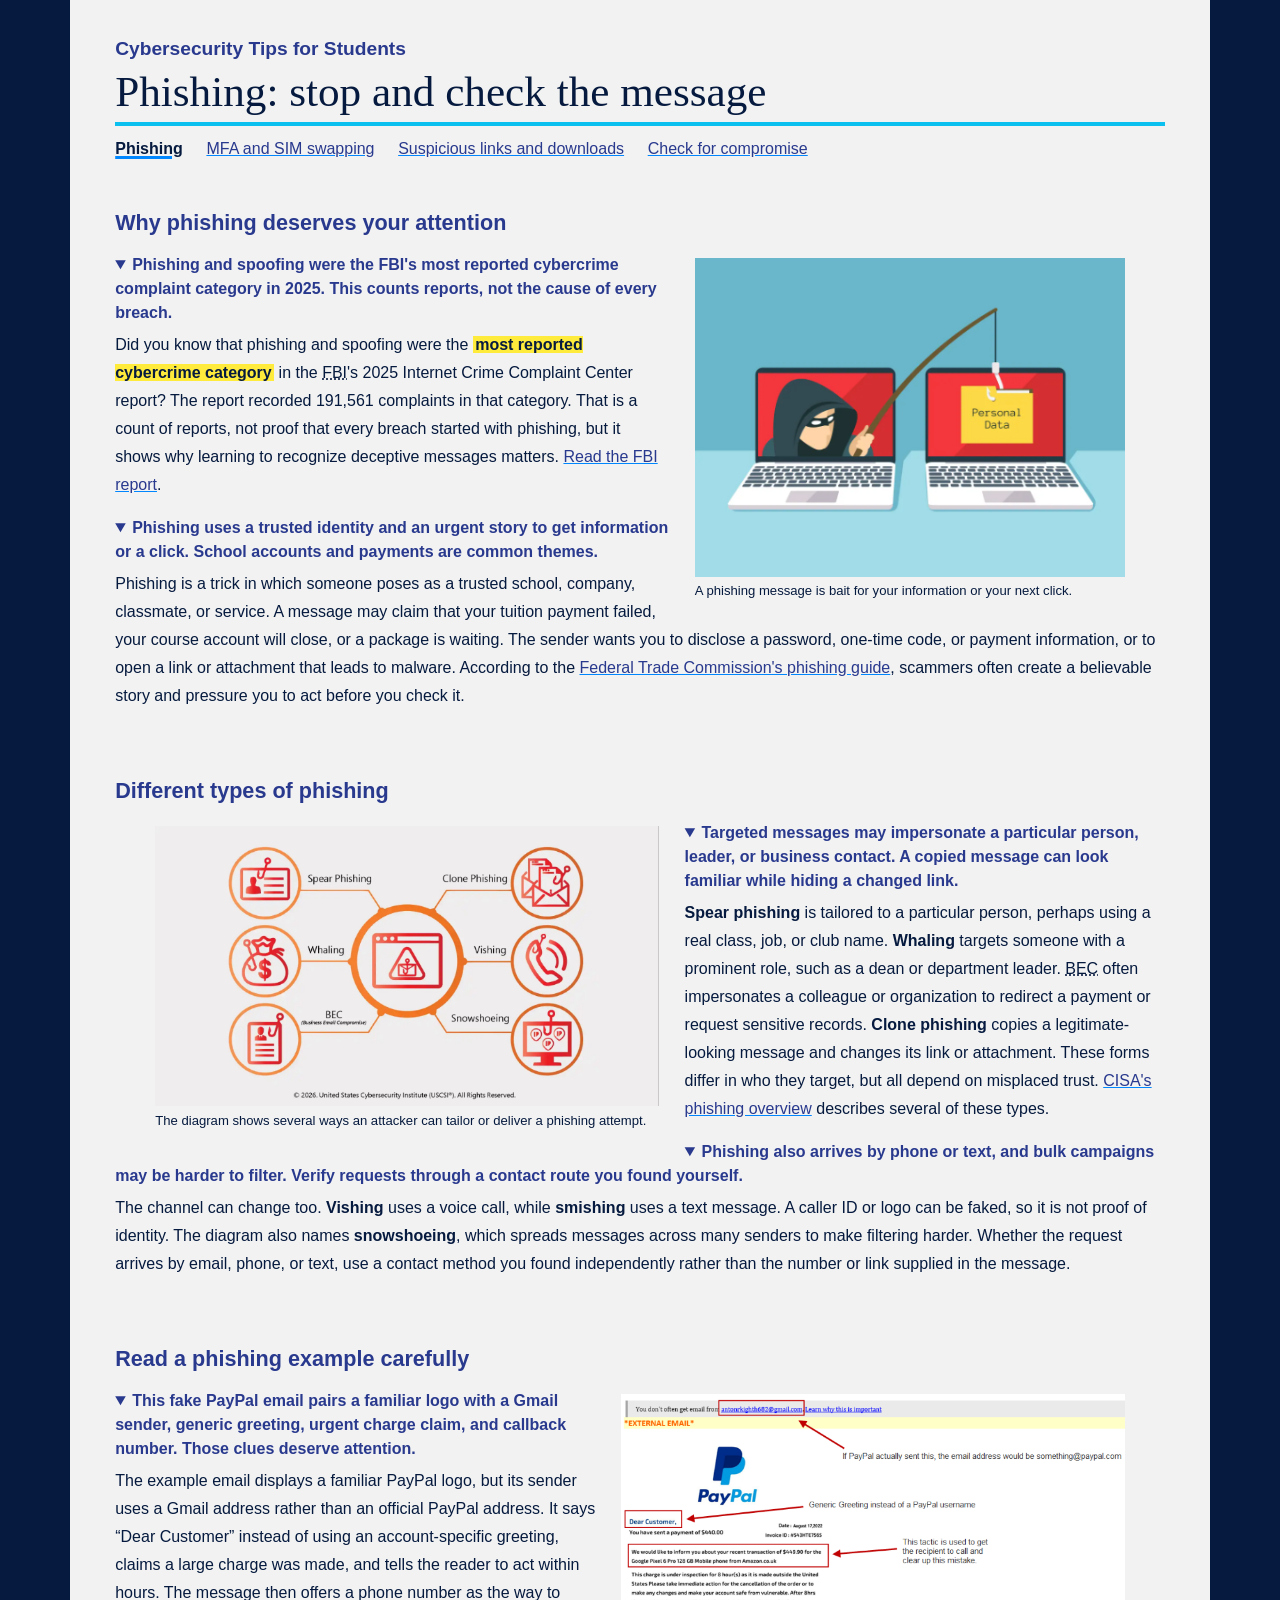
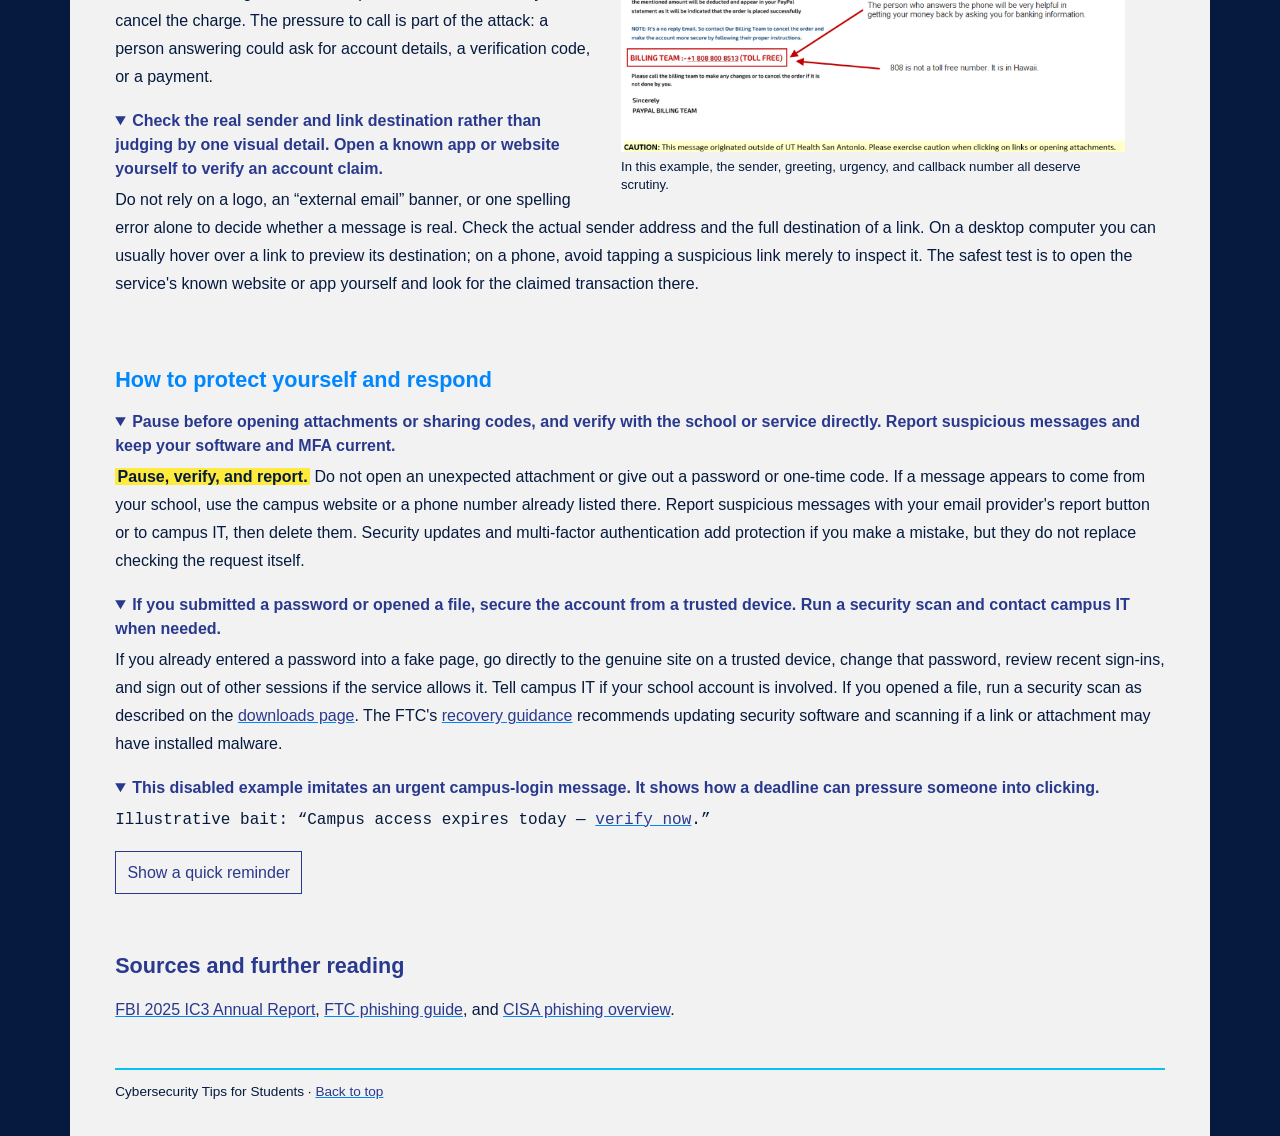
<file: index.html>
<!DOCTYPE html>
<html lang="en">
  <head>
    <meta charset="UTF-8">
    <meta name="viewport" content="width=device-width, initial-scale=1.0">
    <meta name="description" content="A student guide to phishing, its common forms, warning signs, and safe responses.">
    <title>Phishing | Cybersecurity Tips for Students</title>
    <link rel="stylesheet" href="css/styles.css">
  </head>
  <body>
    <header role="banner" id="top">
      <h1>Cybersecurity Tips for Students</h1>
      <h2>Phishing: stop and check the message</h2>
      <nav role="navigation" aria-label="Main navigation">
        <ul>
          <li><a href="index.html" aria-current="page">Phishing</a></li>
          <li><a href="mfa-sim-swapping.html">MFA and SIM swapping</a></li>
          <li><a href="suspicious-downloads.html">Suspicious links and downloads</a></li>
          <li><a href="compromise-check.html">Check for compromise</a></li>
        </ul>
      </nav>
    </header>
<!-- 
  3 unique Elements
  - <summary>  https://developer.mozilla.org/en-US/docs/Web/HTML/Reference/Elements/summary
  - <mark>     https://developer.mozilla.org/en-US/docs/Web/HTML/Reference/Elements/mark
  - <acronym>  https://developer.mozilla.org/en-US/docs/Web/HTML/Reference/Elements/acronym
  3 unique Attributes
  - popover    https://developer.mozilla.org/en-US/docs/Web/HTML/Reference/Global_attributes/popover
  - inert      https://developer.mozilla.org/en-US/docs/Web/HTML/Reference/Global_attributes/inert
  - data-*     https://developer.mozilla.org/en-US/docs/Web/HTML/Reference/Global_attributes/data-*
-->


    <main role="main">
      <article role="article">


        <!-- data-* attributes store custom information in HTML.
     They can be used by CSS for styling, JavaScript for behavior,
     filtering or sorting content, and identifying different types of elements. 
       
      The "data-" part tells the browser that this is custom data, and the word after it
     describes what kind of information is being stored.

     - data- means this is a custom data attribute
     - topic is the custom name we chose
     - introduction is the value stored in that attribute
     
      The data-topic attribute stores custom information about this section.
     Here, it identifies this section as the "introduction" topic.
     JavaScript or CSS can use this value to find or work with the section. -->

        <section data-topic="introduction">
          <h3>Why phishing deserves your attention</h3>
          <figure class="flow-right">
            <img src="images/phishing.png" alt="Illustration of a criminal using a fishing hook to reach personal data on a laptop">
            <figcaption>A phishing message is bait for your information or your next click.</figcaption>
          </figure>
      
        
          <!-- Each details element contains one paragraph. Its summary must come first and gives a
               one or two sentence preview. Users can select the summary to collapse or expand it  -->
          <details open class="paragraph-detail">
            <summary>Phishing and spoofing were the FBI's most reported cybercrime complaint category in 2025. This counts reports, not the cause of every breach.</summary>
            <p>Did you know that phishing and spoofing were the 

               <!-- mark identifies text relevant enough to highlight in context. CSS paints it yellow -->
              <strong><mark>most reported cybercrime category</mark></strong> 

              <!-- acronym clearly indicate a sequence of characters that compose an acronym 
               An altnerative to acronym is <abbr> -->
              in the <acronym title="Federal Bureau of Investigation">FBI</acronym>'s 2025 Internet Crime Complaint Center report? The report recorded 191,561 complaints in that category. That is a count of reports, not proof that every breach started with phishing, but it shows why learning to recognize deceptive messages matters. <a href="https://www.ic3.gov/AnnualReport/Reports/2025_IC3Report.pdf">Read the FBI report</a>.</p>
          </details>
          <details open class="paragraph-detail">
            <summary>Phishing uses a trusted identity and an urgent story to get information or a click. School accounts and payments are common themes.</summary>
            <p>Phishing is a trick in which someone poses as a trusted school, company, classmate, or service. A message may claim that your tuition payment failed, your course account will close, or a package is waiting. The sender wants you to disclose a password, one-time code, or payment information, or to open a link or attachment that leads to malware. According to the <a href="https://consumer.ftc.gov/articles/how-recognize-avoid-phishing-scams">Federal Trade Commission's phishing guide</a>, scammers often create a believable story and pressure you to act before you check it.</p>
          </details>
        </section>

        <section data-topic="types">
          <h3>Different types of phishing</h3>
          <figure class="flow-left diagram">
            <img src="images/types of phishing.png" alt="Diagram naming spear phishing, whaling, business email compromise, clone phishing, vishing, and snowshoeing">
            <figcaption>The diagram shows several ways an attacker can tailor or deliver a phishing attempt.</figcaption>
          </figure>
          <details open class="paragraph-detail">
            <summary>Targeted messages may impersonate a particular person, leader, or business contact. A copied message can look familiar while hiding a changed link.</summary>
            <p><strong>Spear phishing</strong> is tailored to a particular person, perhaps using a real class, job, or club name. <strong>Whaling</strong> targets someone with a prominent role, such as a dean or department leader. <acronym title="Business Email Compromise">BEC</acronym> often impersonates a colleague or organization to redirect a payment or request sensitive records. <strong>Clone phishing</strong> copies a legitimate-looking message and changes its link or attachment. These forms differ in who they target, but all depend on misplaced trust. <a href="https://www.cisa.gov/sites/default/files/2024-02/Update%20to%20Phishing%20General%20Security%20Postcard_01.01.2024.pdf">CISA's phishing overview</a> describes several of these types.</p>
          </details>
          <details open class="paragraph-detail">
            <summary>Phishing also arrives by phone or text, and bulk campaigns may be harder to filter. Verify requests through a contact route you found yourself.</summary>
            <p>The channel can change too. <strong>Vishing</strong> uses a voice call, while <strong>smishing</strong> uses a text message. A caller ID or logo can be faked, so it is not proof of identity. The diagram also names <strong>snowshoeing</strong>, which spreads messages across many senders to make filtering harder. Whether the request arrives by email, phone, or text, use a contact method you found independently rather than the number or link supplied in the message.</p>
          </details>
        </section>

        <section data-topic="example">
          <h3>Read a phishing example carefully</h3>
          <figure class="flow-right diagram">
            <img src="images/phishing example.png" alt="Annotated fake PayPal email with a Gmail sender, generic greeting, urgent charge claim, and phone number">
            <figcaption>In this example, the sender, greeting, urgency, and callback number all deserve scrutiny.</figcaption>
          </figure>
          <details open class="paragraph-detail">
            <summary>This fake PayPal email pairs a familiar logo with a Gmail sender, generic greeting, urgent charge claim, and callback number. Those clues deserve attention.</summary>
            <p>The example email displays a familiar PayPal logo, but its sender uses a Gmail address rather than an official PayPal address. It says “Dear Customer” instead of using an account-specific greeting, claims a large charge was made, and tells the reader to act within hours. The message then offers a phone number as the way to cancel the charge. The pressure to call is part of the attack: a person answering could ask for account details, a verification code, or a payment.</p>
          </details>
          <details open class="paragraph-detail">
            <summary>Check the real sender and link destination rather than judging by one visual detail. Open a known app or website yourself to verify an account claim.</summary>
            <p>Do not rely on a logo, an “external email” banner, or one spelling error alone to decide whether a message is real. Check the actual sender address and the full destination of a link. On a desktop computer you can usually hover over a link to preview its destination; on a phone, avoid tapping a suspicious link merely to inspect it. The safest test is to open the service's known website or app yourself and look for the claimed transaction there.</p>
          </details>
        </section>

        <!-- data-topic="action" is unique because 
         CSS uses it to apply a specific color only to this action section's h3 heading. -->
        <section data-topic="action">
          <h3>How to protect yourself and respond</h3>
          <details open class="paragraph-detail">
            <summary>Pause before opening attachments or sharing codes, and verify with the school or service directly. Report suspicious messages and keep your software and MFA current.</summary>
            <p><strong><mark>Pause, verify, and report.</mark></strong> Do not open an unexpected attachment or give out a password or one-time code. If a message appears to come from your school, use the campus website or a phone number already listed there. Report suspicious messages with your email provider's report button or to campus IT, then delete them. Security updates and multi-factor authentication add protection if you make a mistake, but they do not replace checking the request itself.</p>
          </details>
          <details open class="paragraph-detail">
            <summary>If you submitted a password or opened a file, secure the account from a trusted device. Run a security scan and contact campus IT when needed.</summary>
            <p>If you already entered a password into a fake page, go directly to the genuine site on a trusted device, change that password, review recent sign-ins, and sign out of other sessions if the service allows it. Tell campus IT if your school account is involved. If you opened a file, run a security scan as described on the <a href="suspicious-downloads.html">downloads page</a>. The FTC's <a href="https://consumer.ftc.gov/articles/how-recognize-avoid-phishing-scams">recovery guidance</a> recommends updating security software and scanning if a link or attachment may have installed malware.</p>
          </details>
          <details open class="paragraph-detail">
            <summary>This disabled example imitates an urgent campus-login message. It shows how a deadline can pressure someone into clicking.</summary>
            <p class="example-line">Illustrative bait: “Campus access expires today —
            <!-- inert makes this illustrative link and its descendants non-interactive: it cannot
                 be clicked -->
            <span inert><a href="https://example.com">verify now</a></span>.”
          </p>
          </details>
          
          <!-- The button opens the popover whose id is "phishing-reminder".
          The popover attribute makes the div hidden until it is opened,
          allowing a temporary message to appear  -->
          <button type="button" popovertarget="phishing-reminder">Show a quick reminder</button>
          <div id="phishing-reminder" popover>
            <div class="popover-text">When a message feels urgent, slow down and check the request before clicking, replying, or sharing information</div>
          </div>
        </section>

        <section data-topic="sources" class="sources">
          <h3>Sources and further reading</h3>
          <p><a href="https://www.ic3.gov/AnnualReport/Reports/2025_IC3Report.pdf">FBI 2025 IC3 Annual Report</a>, <a href="https://consumer.ftc.gov/articles/how-recognize-avoid-phishing-scams">FTC phishing guide</a>, and <a href="https://www.cisa.gov/sites/default/files/2024-02/Update%20to%20Phishing%20General%20Security%20Postcard_01.01.2024.pdf">CISA phishing overview</a>.</p>
        </section>
      </article>
    </main>

    <footer role="contentinfo"><p>Cybersecurity Tips for Students · <a href="#top">Back to top</a></p></footer>
  </body>
</html>
</file>
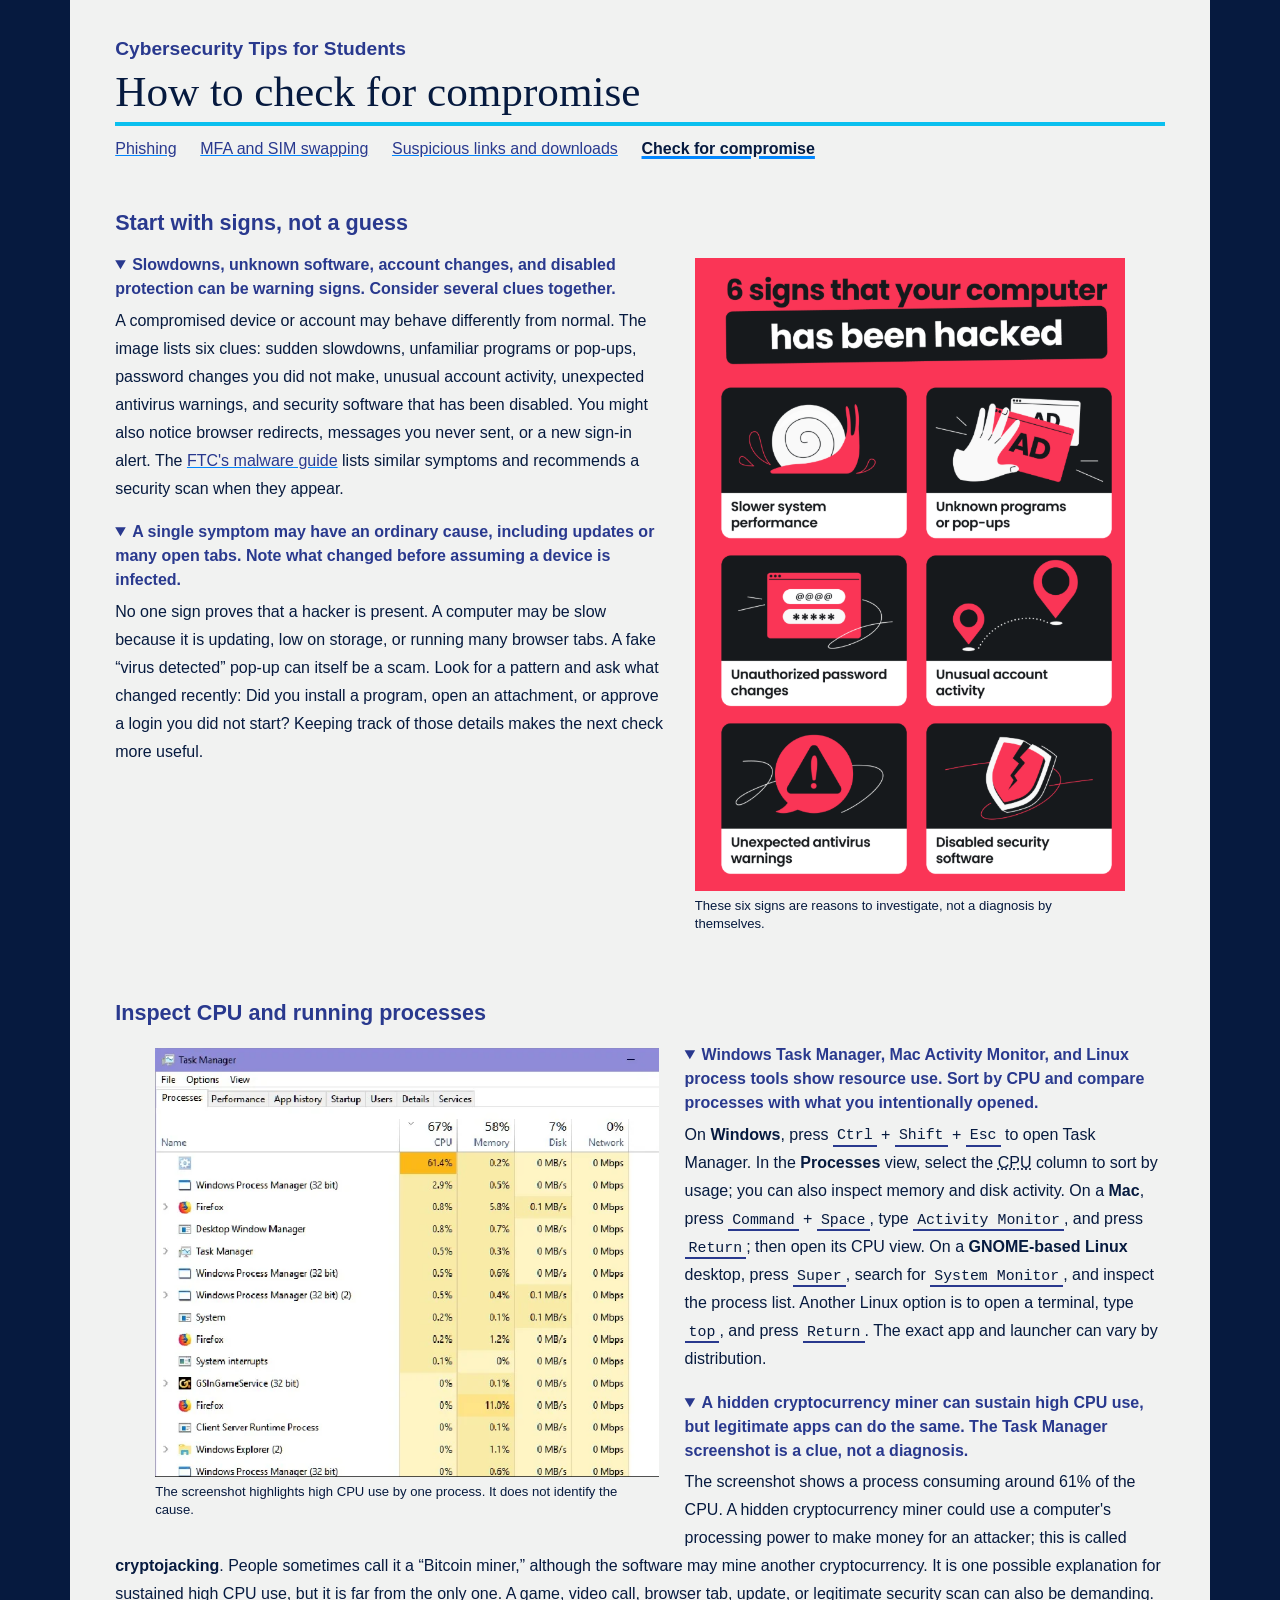
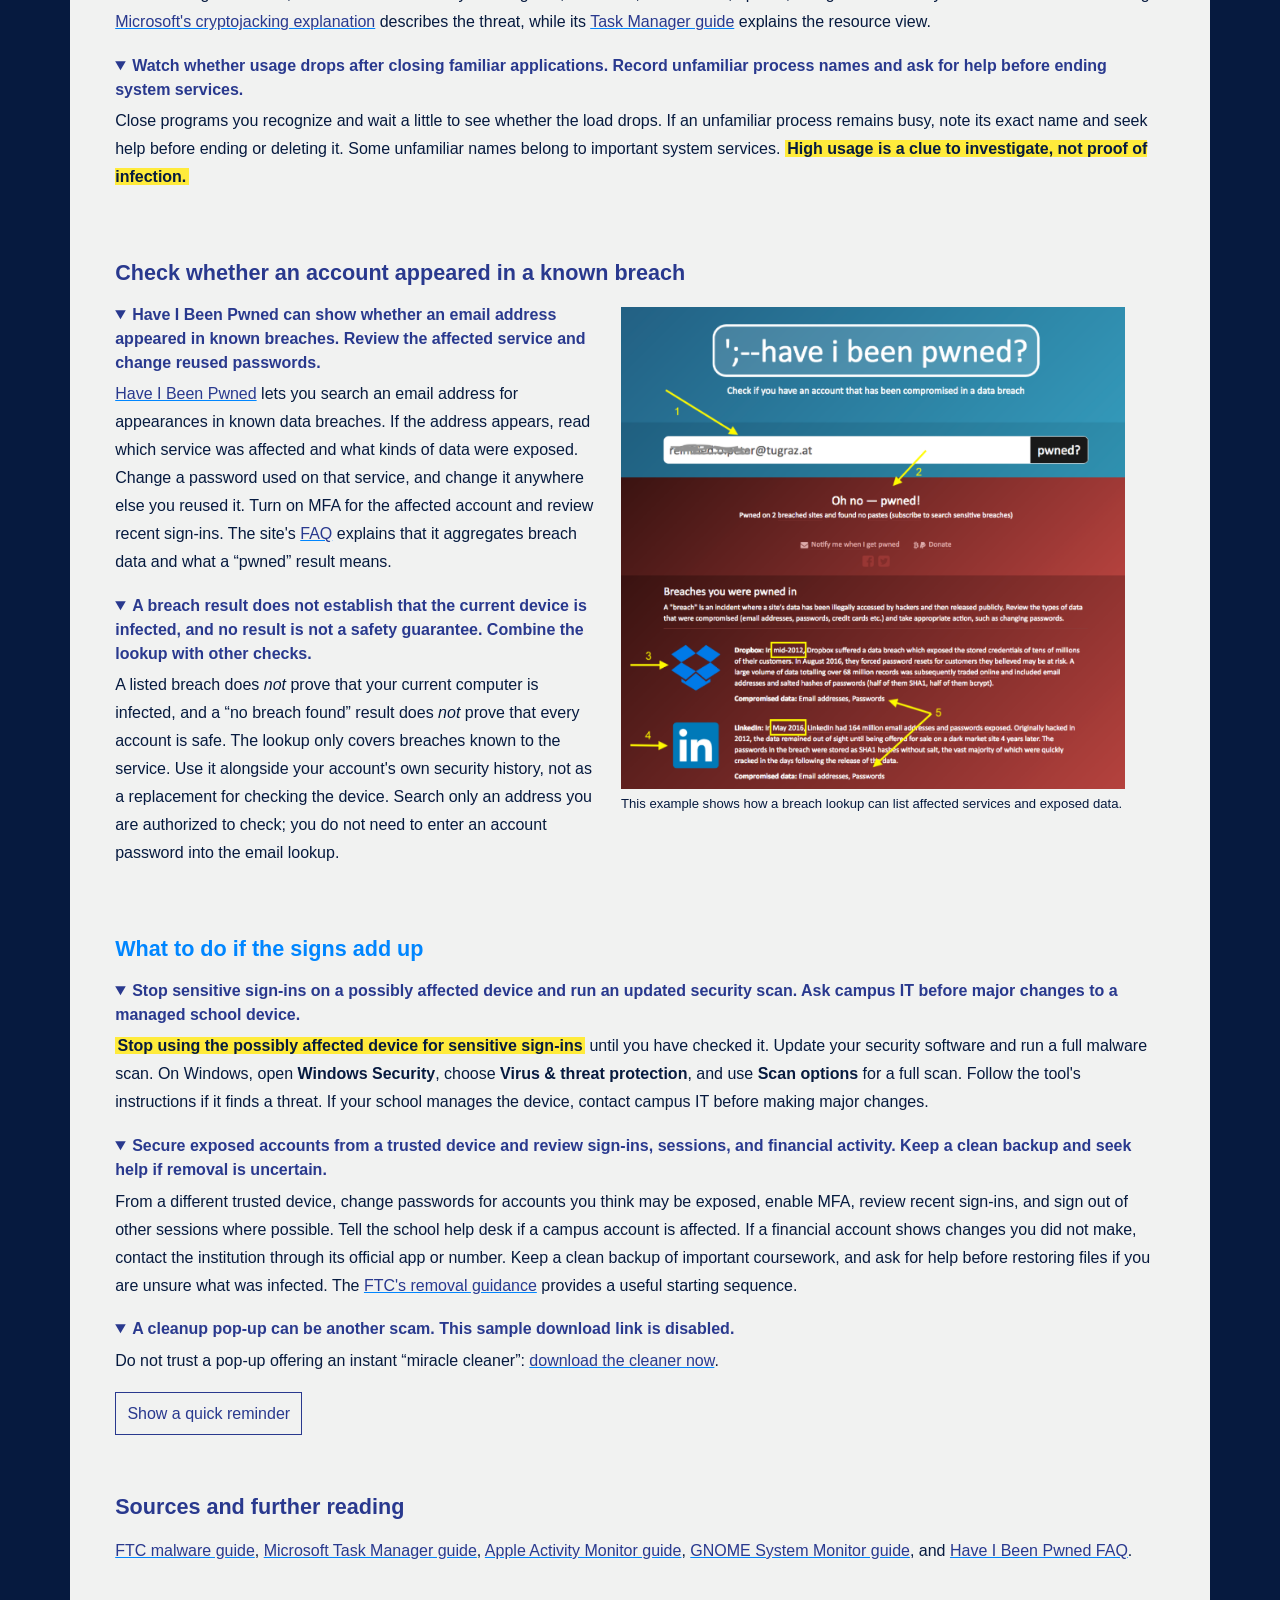
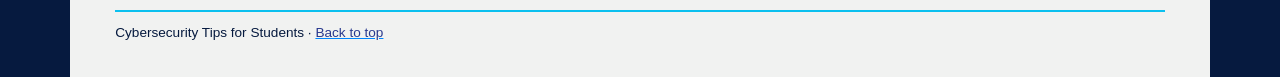
<file: compromise-check.html>
<!DOCTYPE html>
<html lang="en">
  <head>
    <meta charset="UTF-8">
    <meta name="viewport" content="width=device-width, initial-scale=1.0">
    <meta name="description" content="How students can check a device and accounts for signs of compromise, including Task Manager and Have I Been Pwned.">
    <title>Check for Compromise | Cybersecurity Tips for Students</title>
    <link rel="stylesheet" href="css/styles.css">
  </head>
  <body>
    <header role="banner" id="top">
      <h1>Cybersecurity Tips for Students</h1>
      <h2>How to check for compromise</h2>
      <nav role="navigation" aria-label="Main navigation">
        <ul>
          <li><a href="index.html">Phishing</a></li>
          <li><a href="mfa-sim-swapping.html">MFA and SIM swapping</a></li>
          <li><a href="suspicious-downloads.html">Suspicious links and downloads</a></li>
          <li><a href="compromise-check.html" aria-current="page">Check for compromise</a></li>
        </ul>
      </nav>
    </header>

    <main role="main">
      <article role="article">
        <!-- data-* attributes store custom information in HTML.
     They can be used by CSS for styling, JavaScript for behavior,
     filtering or sorting content, and identifying different types of elements.  -->
        <section data-topic="signs">
          <h3>Start with signs, not a guess</h3>
          <figure class="flow-right">
            <img src="images/check if compromised.png" alt="Infographic showing six possible signs: slow performance, unknown programs, password changes, unusual activity, antivirus warnings, and disabled protection">
            <figcaption>These six signs are reasons to investigate, not a diagnosis by themselves.</figcaption>
          </figure>
          <!-- Each details element contains one paragraph. Its summary must come first and gives a
               one or two sentence preview. Users can select the summary to collapse or expand it  -->
          <details open class="paragraph-detail">
            <summary>Slowdowns, unknown software, account changes, and disabled protection can be warning signs. Consider several clues together.</summary>
            <p>A compromised device or account may behave differently from normal. The image lists six clues: sudden slowdowns, unfamiliar programs or pop-ups, password changes you did not make, unusual account activity, unexpected antivirus warnings, and security software that has been disabled. You might also notice browser redirects, messages you never sent, or a new sign-in alert. The <a href="https://consumer.ftc.gov/articles/malware-how-protect-against-detect-and-remove-it">FTC's malware guide</a> lists similar symptoms and recommends a security scan when they appear.</p>
          </details>
          <details open class="paragraph-detail">
            <summary>A single symptom may have an ordinary cause, including updates or many open tabs. Note what changed before assuming a device is infected.</summary>
            <p>No one sign proves that a hacker is present. A computer may be slow because it is updating, low on storage, or running many browser tabs. A fake “virus detected” pop-up can itself be a scam. Look for a pattern and ask what changed recently: Did you install a program, open an attachment, or approve a login you did not start? Keeping track of those details makes the next check more useful.</p>
          </details>
        </section>

        <section data-topic="processes">
          <h3>Inspect CPU and running processes</h3>
          <figure class="flow-left diagram">
            <img src="images/compromised task manaher.png" alt="Windows Task Manager Processes tab with one process using about 61 percent of the CPU">
            <figcaption>The screenshot highlights high CPU use by one process. It does not identify the cause.</figcaption>
          </figure>
          <!-- kbd identifies input a person should type or keys to press. Each key in a
               shortcut has its own kbd element; the plus signs show that keys are held
               together. -->
               
               <!-- acronym gives the full words for CPU through title. -->
          <details open class="paragraph-detail">
            <summary>Windows Task Manager, Mac Activity Monitor, and Linux process tools show resource use. Sort by CPU and compare processes with what you intentionally opened.</summary>
            <p>On <strong>Windows</strong>, press <kbd>Ctrl</kbd> + <kbd>Shift</kbd> + <kbd>Esc</kbd> to open Task Manager. In the <strong>Processes</strong> view, select the <acronym title="Central Processing Unit">CPU</acronym> column to sort by usage; you can also inspect memory and disk activity. On a <strong>Mac</strong>, press <kbd>Command</kbd> + <kbd>Space</kbd>, type <kbd>Activity Monitor</kbd>, and press <kbd>Return</kbd>; then open its CPU view. On a <strong>GNOME-based Linux</strong> desktop, press <kbd>Super</kbd>, search for <kbd>System Monitor</kbd>, and inspect the process list. Another Linux option is to open a terminal, type <kbd>top</kbd>, and press <kbd>Return</kbd>. The exact app and launcher can vary by distribution.</p>
          </details>
          <details open class="paragraph-detail">
            <summary>A hidden cryptocurrency miner can sustain high CPU use, but legitimate apps can do the same. The Task Manager screenshot is a clue, not a diagnosis.</summary>
            <p>The screenshot shows a process consuming around 61% of the CPU. A hidden cryptocurrency miner could use a computer's processing power to make money for an attacker; this is called <strong>cryptojacking</strong>. People sometimes call it a “Bitcoin miner,” although the software may mine another cryptocurrency. It is one possible explanation for sustained high CPU use, but it is far from the only one. A game, video call, browser tab, update, or legitimate security scan can also be demanding. <a href="https://www.microsoft.com/en-us/microsoft-365-life-hacks/?p=8912">Microsoft's cryptojacking explanation</a> describes the threat, while its <a href="https://support.microsoft.com/en-us/windows/experience/system-configuration-tools-in-windows">Task Manager guide</a> explains the resource view.</p>
          </details>
          <details open class="paragraph-detail">
            <summary>Watch whether usage drops after closing familiar applications. Record unfamiliar process names and ask for help before ending system services.</summary>
            <!-- mark highlights the main caution in the paragraph -->
            <p>Close programs you recognize and wait a little to see whether the load drops. If an unfamiliar process remains busy, note its exact name and seek help before ending or deleting it. Some unfamiliar names belong to important system services. <strong><mark>High usage is a clue to investigate, not proof of infection.</mark></strong></p>
          </details>
        </section>

        <section data-topic="breach">
          <h3>Check whether an account appeared in a known breach</h3>
          <figure class="flow-right diagram">
            <img src="images/pwned.png" alt="Example Have I Been Pwned result showing a breached email address and affected services">
            <figcaption>This example shows how a breach lookup can list affected services and exposed data.</figcaption>
          </figure>
          <details open class="paragraph-detail">
            <summary>Have I Been Pwned can show whether an email address appeared in known breaches. Review the affected service and change reused passwords.</summary>
            <p><a href="https://haveibeenpwned.com/">Have I Been Pwned</a> lets you search an email address for appearances in known data breaches. If the address appears, read which service was affected and what kinds of data were exposed. Change a password used on that service, and change it anywhere else you reused it. Turn on MFA for the affected account and review recent sign-ins. The site's <a href="https://haveibeenpwned.com/FAQs">FAQ</a> explains that it aggregates breach data and what a “pwned” result means.</p>
          </details>
          <details open class="paragraph-detail">
            <summary>A breach result does not establish that the current device is infected, and no result is not a safety guarantee. Combine the lookup with other checks.</summary>
            <p>A listed breach does <em>not</em> prove that your current computer is infected, and a “no breach found” result does <em>not</em> prove that every account is safe. The lookup only covers breaches known to the service. Use it alongside your account's own security history, not as a replacement for checking the device. Search only an address you are authorized to check; you do not need to enter an account password into the email lookup.</p>
          </details>
        </section>

        <section data-topic="action">
          <h3>What to do if the signs add up</h3>
          <details open class="paragraph-detail">
            <summary>Stop sensitive sign-ins on a possibly affected device and run an updated security scan. Ask campus IT before major changes to a managed school device.</summary>
            <!-- mark identifies text relevant enough to highlight in context. CSS paints it yellow -->
            <p><strong><mark>Stop using the possibly affected device for sensitive sign-ins</mark></strong> until you have checked it. Update your security software and run a full malware scan. On Windows, open <strong>Windows Security</strong>, choose <strong>Virus &amp; threat protection</strong>, and use <strong>Scan options</strong> for a full scan. Follow the tool's instructions if it finds a threat. If your school manages the device, contact campus IT before making major changes.</p>
          </details>
          <details open class="paragraph-detail">
            <summary>Secure exposed accounts from a trusted device and review sign-ins, sessions, and financial activity. Keep a clean backup and seek help if removal is uncertain.</summary>
            <p>From a different trusted device, change passwords for accounts you think may be exposed, enable MFA, review recent sign-ins, and sign out of other sessions where possible. Tell the school help desk if a campus account is affected. If a financial account shows changes you did not make, contact the institution through its official app or number. Keep a clean backup of important coursework, and ask for help before restoring files if you are unsure what was infected. The <a href="https://consumer.ftc.gov/articles/malware-how-protect-against-detect-and-remove-it">FTC's removal guidance</a> provides a useful starting sequence.</p>
          </details>
          <details open class="paragraph-detail">
            <summary>A cleanup pop-up can be another scam. This sample download link is disabled.</summary>
            <p>Do not trust a pop-up offering an instant “miracle cleaner”:
             <!-- inert makes this illustrative link and its descendants non-interactive: it cannot
                 be clicked -->
            <span inert><a href="https://example.com">download the cleaner now</a></span>.
          </p>
          </details>
          <!-- The popover attribute makes the div hidden until it is opened,
          allowing a temporary message to appear  -->
          <button type="button" popovertarget="compromise-reminder">Show a quick reminder</button>
          <div id="compromise-reminder" popover><div class="popover-text">Look for more than one warning sign, run a security scan, and secure any accounts that may be affected.</div></div>
        </section>

        <section data-topic="sources" class="sources">
          <h3>Sources and further reading</h3>
          <p><a href="https://consumer.ftc.gov/articles/malware-how-protect-against-detect-and-remove-it">FTC malware guide</a>, <a href="https://support.microsoft.com/en-us/windows/experience/system-configuration-tools-in-windows">Microsoft Task Manager guide</a>, <a href="https://support.apple.com/en-ca/guide/activity-monitor/actmntr43452/mac">Apple Activity Monitor guide</a>, <a href="https://help.gnome.org/gnome-system-monitor/">GNOME System Monitor guide</a>, and <a href="https://haveibeenpwned.com/FAQs">Have I Been Pwned FAQ</a>.</p>
        </section>
      </article>
    </main>

    <footer role="contentinfo"><p>Cybersecurity Tips for Students · <a href="#top">Back to top</a></p></footer>
  </body>
</html>
</file>
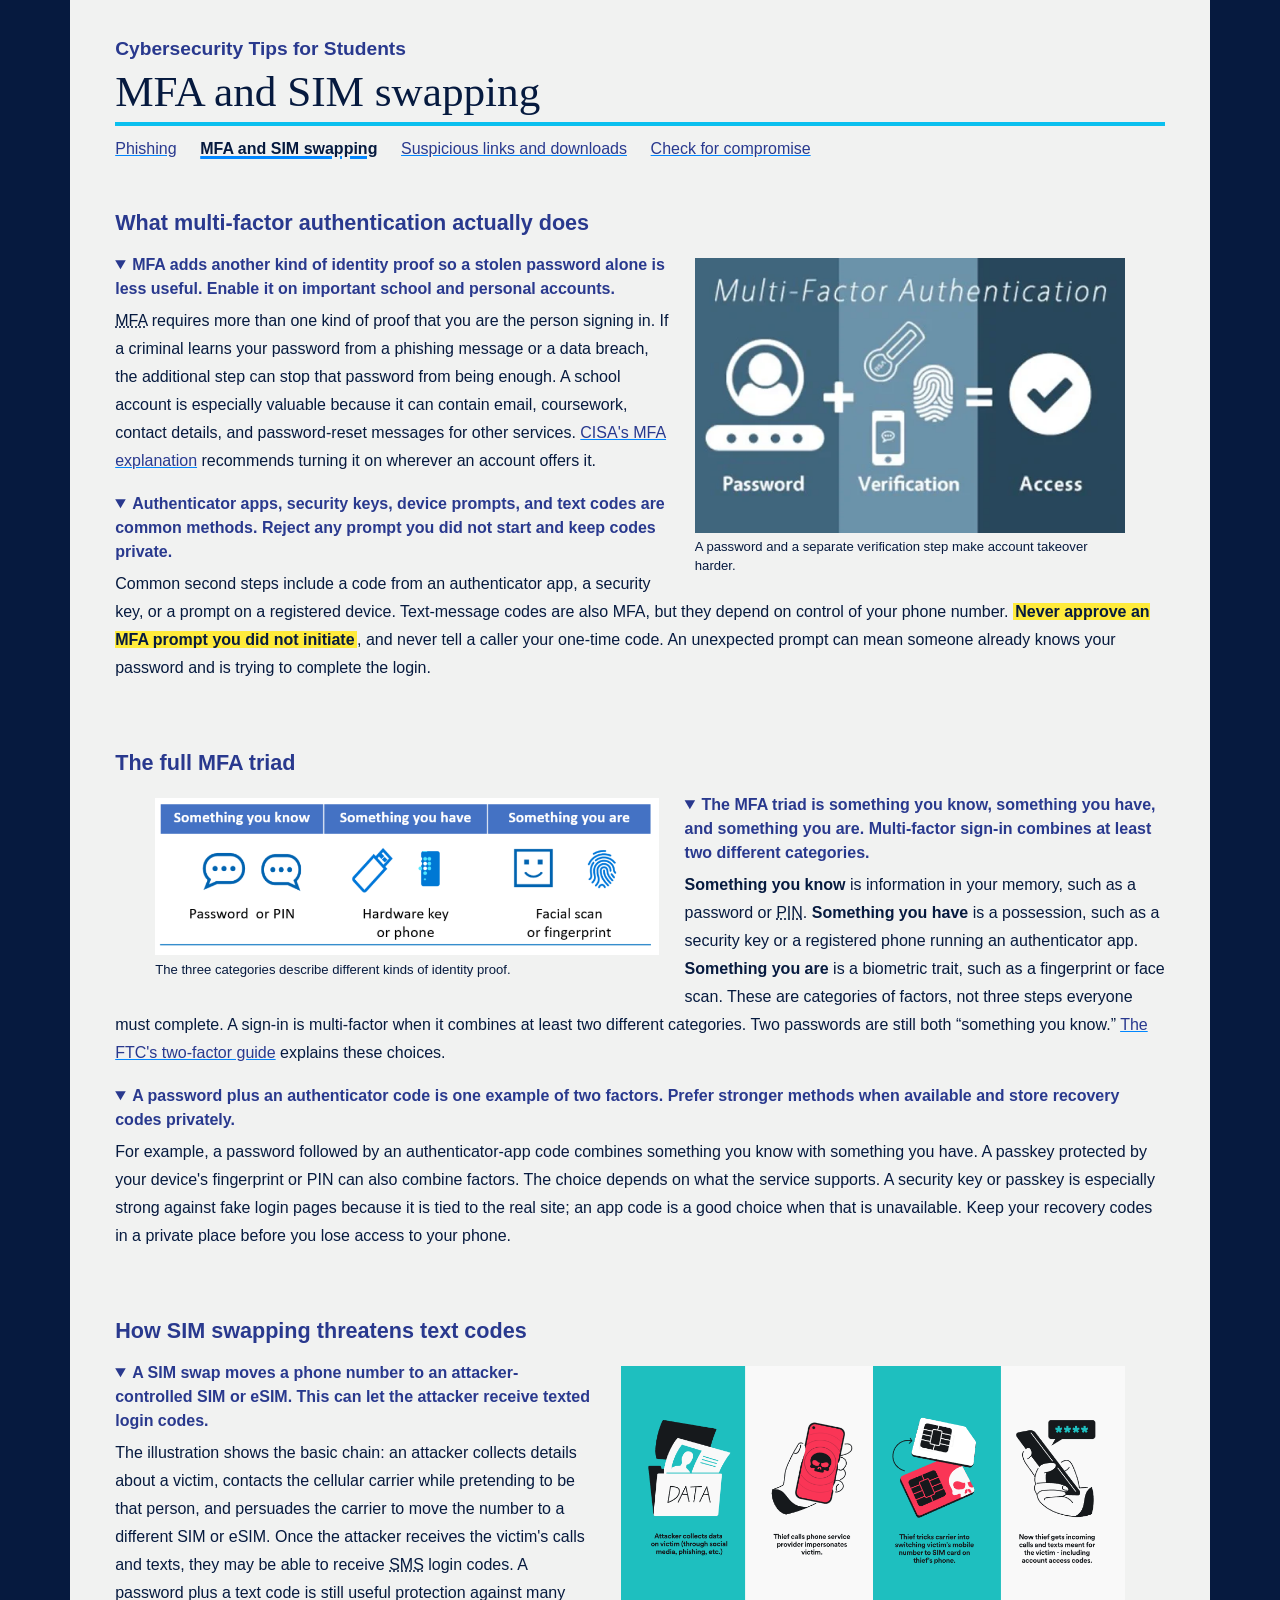
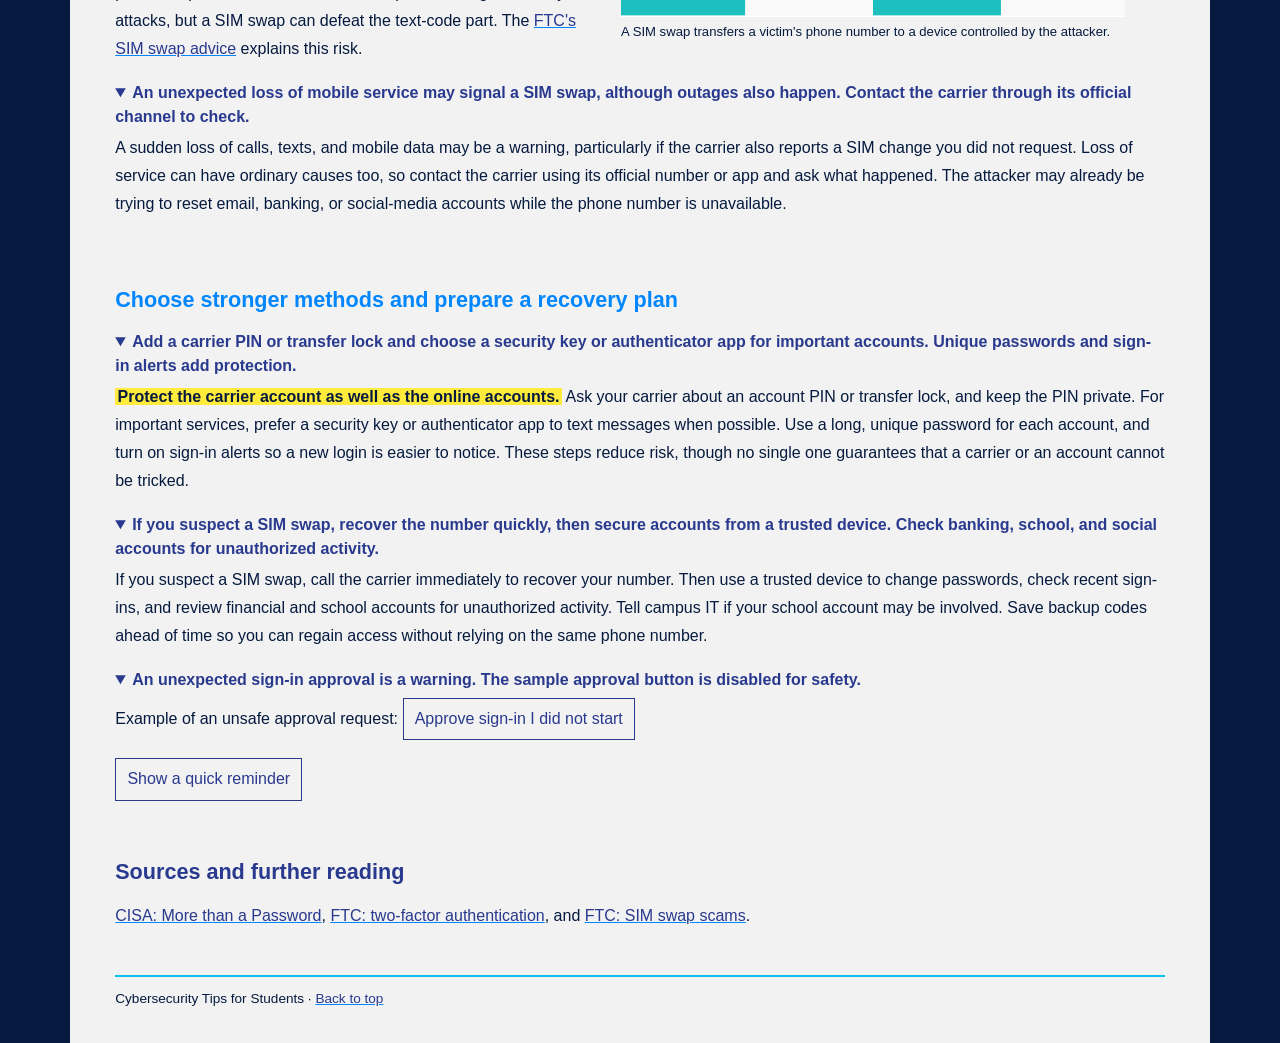
<file: mfa-sim-swapping.html>
<!DOCTYPE html>
<html lang="en">
  <head>
    <meta charset="UTF-8">
    <meta name="viewport" content="width=device-width, initial-scale=1.0">
    <meta name="description" content="Understand multi-factor authentication, the three factor categories, SIM swapping, and safer sign-in choices.">
    <title>MFA and SIM Swapping | Cybersecurity Tips for Students</title>
    <link rel="stylesheet" href="css/styles.css">
  </head>
  <body>
    <header role="banner" id="top">
      <h1>Cybersecurity Tips for Students</h1>
      <h2>MFA and SIM swapping</h2>
      <nav role="navigation" aria-label="Main navigation">
        <ul>
          <li><a href="index.html">Phishing</a></li>
          <li><a href="mfa-sim-swapping.html" aria-current="page">MFA and SIM swapping</a></li>
          <li><a href="suspicious-downloads.html">Suspicious links and downloads</a></li>
          <li><a href="compromise-check.html">Check for compromise</a></li>
        </ul>
      </nav>
    </header>

    <main role="main">
      <article role="article">
       <!-- data-* attributes store custom information in HTML.
     They can be used by CSS for styling, JavaScript for behavior,
     filtering or sorting content, and identifying different types of elements.  -->
        <section data-topic="introduction">
          <h3>What multi-factor authentication actually does</h3>
          <figure class="flow-right">
            <img src="images/MFA.png" alt="Diagram showing a password plus a second verification step leading to account access">
            <figcaption>A password and a separate verification step make account takeover harder.</figcaption>
          </figure>
              <!-- acronym clearly indicate a sequence of characters that compose an acronym -->
          <!-- Each summary previews the one paragraph below it. -->
          <details open class="paragraph-detail">
            <summary>MFA adds another kind of identity proof so a stolen password alone is less useful. Enable it on important school and personal accounts.</summary>
            <!-- Here <acronym> is replaced with <abbr> -->
            <p><abbr title="Multi-Factor Authentication">MFA</abbr> requires more than one kind of proof that you are the person signing in. If a criminal learns your password from a phishing message or a data breach, the additional step can stop that password from being enough. A school account is especially valuable because it can contain email, coursework, contact details, and password-reset messages for other services. <a href="https://www.cisa.gov/ncas/tips/st05-012">CISA's MFA explanation</a> recommends turning it on wherever an account offers it.</p>
          </details>
          <details open class="paragraph-detail">
            <summary>Authenticator apps, security keys, device prompts, and text codes are common methods. Reject any prompt you did not start and keep codes private.</summary>
            <!-- mark identifies text relevant enough to highlight in context. CSS paints it yellow -->
            <p>Common second steps include a code from an authenticator app, a security key, or a prompt on a registered device. Text-message codes are also MFA, but they depend on control of your phone number. <strong><mark>Never approve an MFA prompt you did not initiate</mark></strong>, and never tell a caller your one-time code. An unexpected prompt can mean someone already knows your password and is trying to complete the login.</p>
          </details>
        </section>

        <section data-topic="factors">
          <h3>The full MFA triad</h3>
          <figure class="flow-left diagram">
            <img src="images/full MFA.png" alt="Three authentication factor categories: something you know, have, and are">
            <figcaption>The three categories describe different kinds of identity proof.</figcaption>
          </figure>
          <details open class="paragraph-detail">
            <summary>The MFA triad is something you know, something you have, and something you are. Multi-factor sign-in combines at least two different categories.</summary>
            <p><strong>Something you know</strong> is information in your memory, such as a password or <acronym title="Personal Identification Number">PIN</acronym>. <strong>Something you have</strong> is a possession, such as a security key or a registered phone running an authenticator app. <strong>Something you are</strong> is a biometric trait, such as a fingerprint or face scan. These are categories of factors, not three steps everyone must complete. A sign-in is multi-factor when it combines at least two different categories. Two passwords are still both “something you know.” <a href="https://consumer.ftc.gov/articles/use-two-factor-authentication-protect-your-accounts">The FTC's two-factor guide</a> explains these choices.</p>
          </details>
          <details open class="paragraph-detail">
            <summary>A password plus an authenticator code is one example of two factors. Prefer stronger methods when available and store recovery codes privately.</summary>
            <p>For example, a password followed by an authenticator-app code combines something you know with something you have. A passkey protected by your device's fingerprint or PIN can also combine factors. The choice depends on what the service supports. A security key or passkey is especially strong against fake login pages because it is tied to the real site; an app code is a good choice when that is unavailable. Keep your recovery codes in a private place before you lose access to your phone.</p>
          </details>
        </section>

        <section data-topic="risk">
          <h3>How SIM swapping threatens text codes</h3>
          <figure class="flow-right diagram">
            <img src="images/sim swaping.png" alt="Four-step diagram showing an attacker gathering data, impersonating a customer, moving the phone number to another SIM, and receiving texts">
            <figcaption>A SIM swap transfers a victim's phone number to a device controlled by the attacker.</figcaption>
          </figure>
          <details open class="paragraph-detail">
            <summary>A SIM swap moves a phone number to an attacker-controlled SIM or eSIM. This can let the attacker receive texted login codes.</summary>
            <p>The illustration shows the basic chain: an attacker collects details about a victim, contacts the cellular carrier while pretending to be that person, and persuades the carrier to move the number to a different SIM or eSIM. Once the attacker receives the victim's calls and texts, they may be able to receive <acronym title="Short Message Service">SMS</acronym> login codes. A password plus a text code is still useful protection against many attacks, but a SIM swap can defeat the text-code part. The <a href="https://consumer.ftc.gov/consumer-alerts/2019/10/sim-swap-scams-how-protect-yourself">FTC's SIM swap advice</a> explains this risk.</p>
          </details>
          <details open class="paragraph-detail">
            <summary>An unexpected loss of mobile service may signal a SIM swap, although outages also happen. Contact the carrier through its official channel to check.</summary>
            <p>A sudden loss of calls, texts, and mobile data may be a warning, particularly if the carrier also reports a SIM change you did not request. Loss of service can have ordinary causes too, so contact the carrier using its official number or app and ask what happened. The attacker may already be trying to reset email, banking, or social-media accounts while the phone number is unavailable.</p>
          </details>
        </section>

        <section data-topic="action">
          <h3>Choose stronger methods and prepare a recovery plan</h3>
          <details open class="paragraph-detail">
            <summary>Add a carrier PIN or transfer lock and choose a security key or authenticator app for important accounts. Unique passwords and sign-in alerts add protection.</summary>
            <p><strong><mark>Protect the carrier account as well as the online accounts.</mark></strong> Ask your carrier about an account PIN or transfer lock, and keep the PIN private. For important services, prefer a security key or authenticator app to text messages when possible. Use a long, unique password for each account, and turn on sign-in alerts so a new login is easier to notice. These steps reduce risk, though no single one guarantees that a carrier or an account cannot be tricked.</p>
          </details>
          <details open class="paragraph-detail">
            <summary>If you suspect a SIM swap, recover the number quickly, then secure accounts from a trusted device. Check banking, school, and social accounts for unauthorized activity.</summary>
            <p>If you suspect a SIM swap, call the carrier immediately to recover your number. Then use a trusted device to change passwords, check recent sign-ins, and review financial and school accounts for unauthorized activity. Tell campus IT if your school account may be involved. Save backup codes ahead of time so you can regain access without relying on the same phone number.</p>
          </details>
          <details open class="paragraph-detail">
            <summary>An unexpected sign-in approval is a warning. The sample approval button is disabled for safety.</summary>
            <p>Example of an unsafe approval request:
             <!-- inert makes this illustrative link and its descendants non-interactive: it cannot
                 be clicked -->
            <span inert><button type="button">Approve sign-in I did not start</button></span>
          </p>
          </details>
          <!-- The popover attribute makes the div hidden until it is opened,
          allowing a temporary message to appear  -->
          <button type="button" popovertarget="mfa-reminder">Show a quick reminder</button>
          <div id="mfa-reminder" popover><div class="popover-text">Use the strongest MFA method your account offers, protect your carrier account, and save recovery codes privately.</div></div>
        </section>

        <section data-topic="sources" class="sources">
          <h3>Sources and further reading</h3>
          <p><a href="https://www.cisa.gov/ncas/tips/st05-012">CISA: More than a Password</a>, <a href="https://consumer.ftc.gov/articles/use-two-factor-authentication-protect-your-accounts">FTC: two-factor authentication</a>, and <a href="https://consumer.ftc.gov/consumer-alerts/2019/10/sim-swap-scams-how-protect-yourself">FTC: SIM swap scams</a>.</p>
        </section>
      </article>
    </main>

    <footer role="contentinfo"><p>Cybersecurity Tips for Students · <a href="#top">Back to top</a></p></footer>
  </body>
</html>
</file>
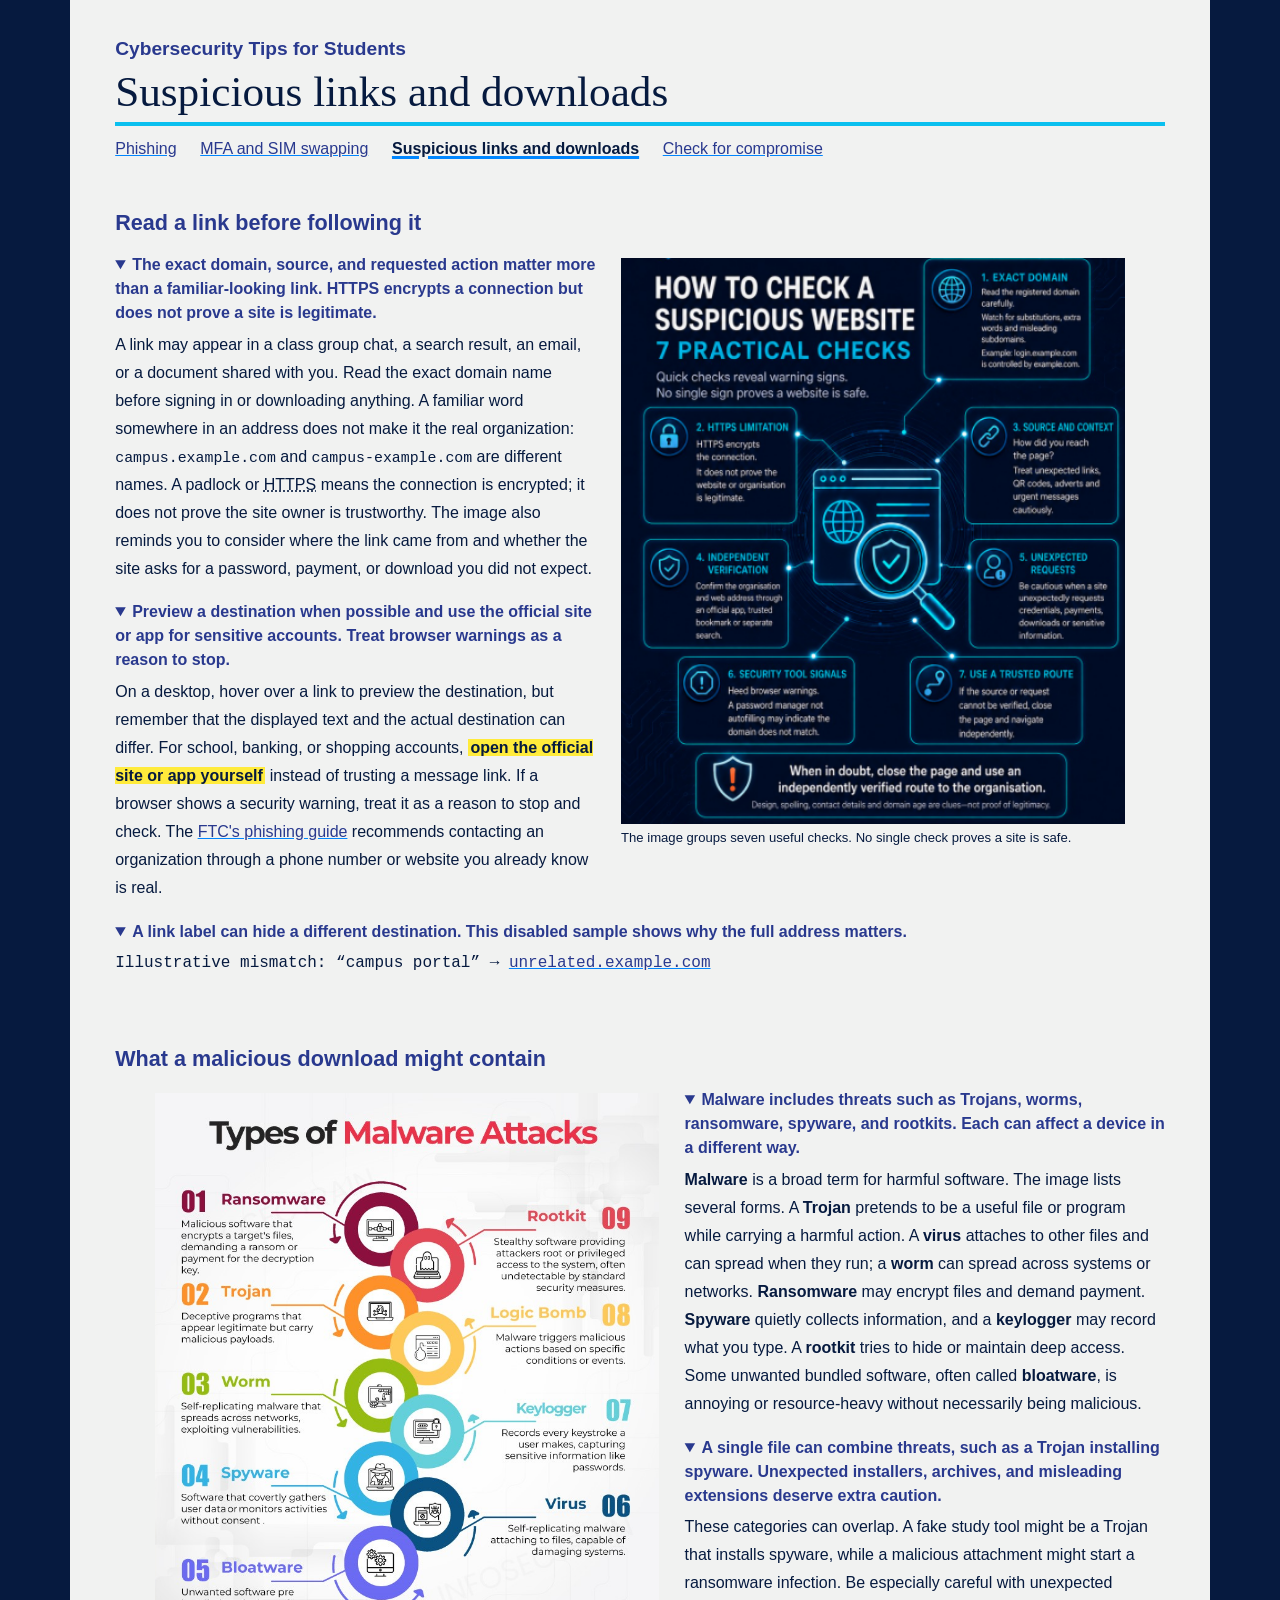
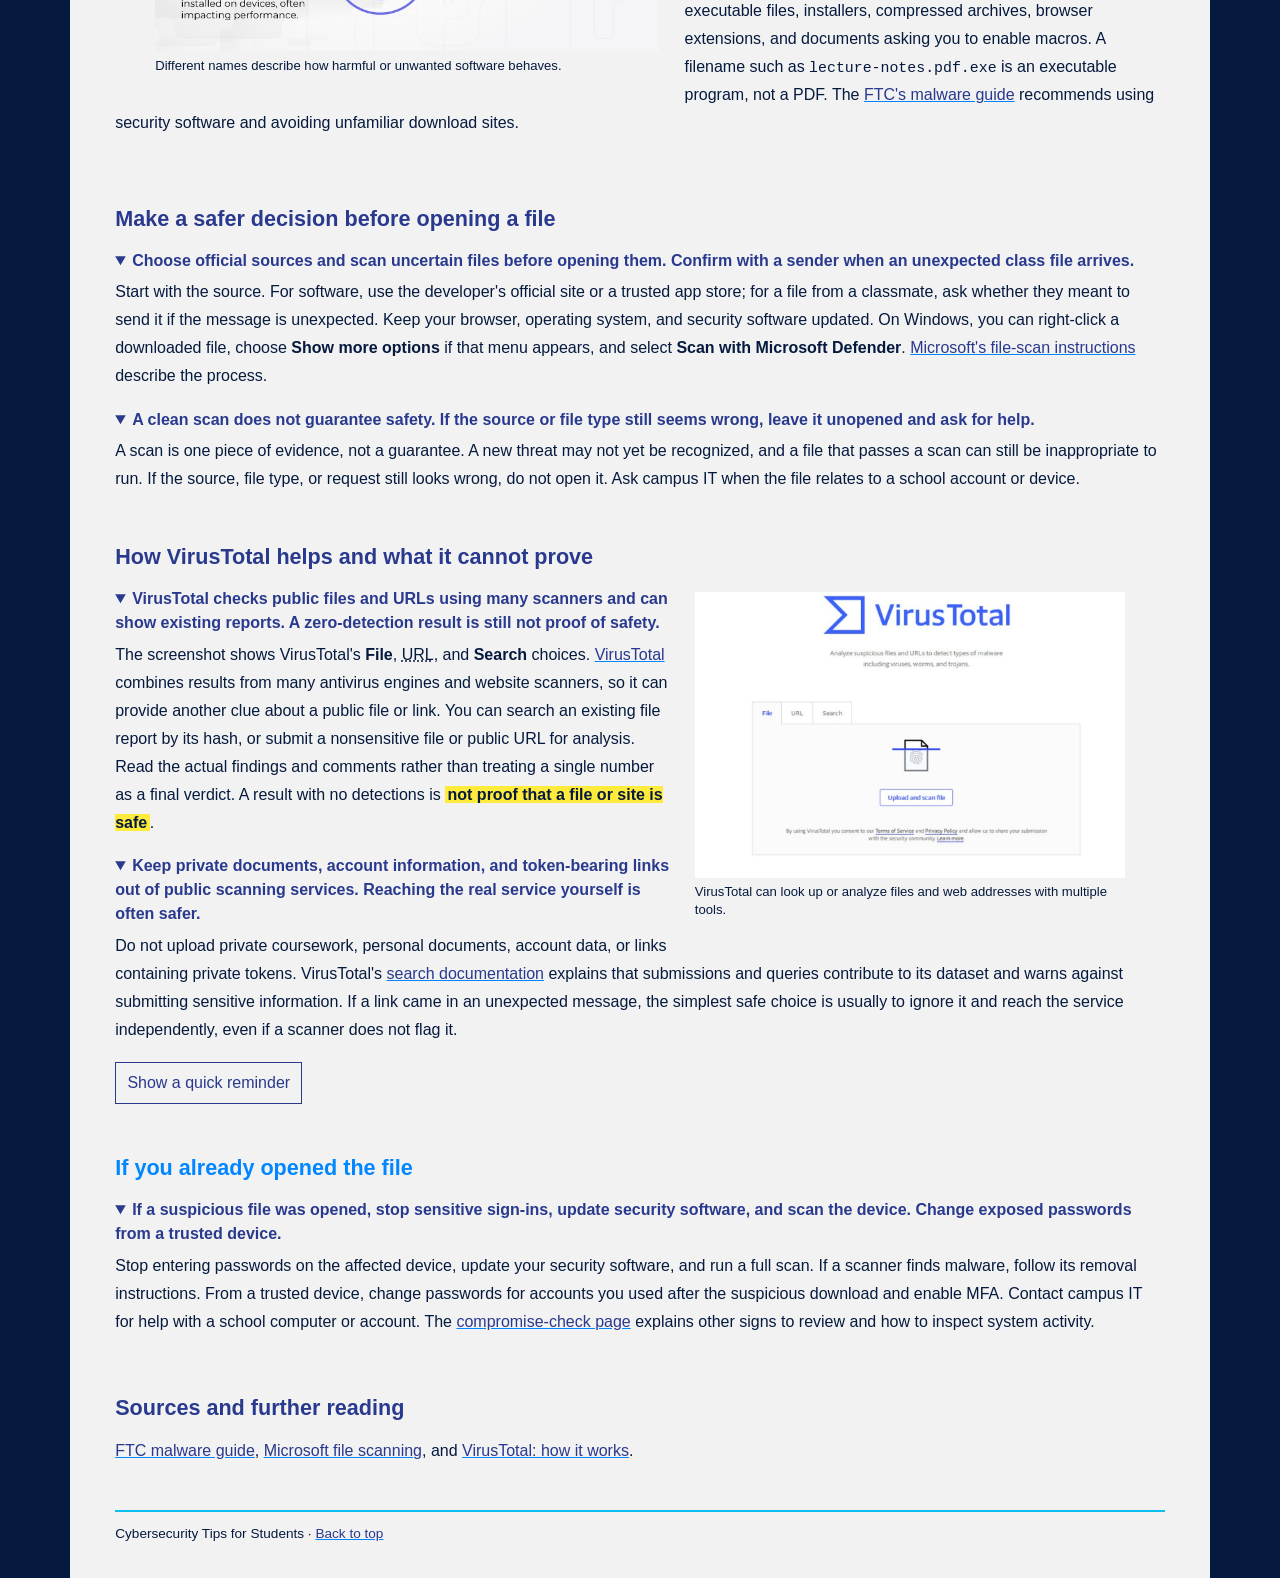
<file: suspicious-downloads.html>
<!DOCTYPE html>
<html lang="en">
  <head>
    <meta charset="UTF-8">
    <meta name="viewport" content="width=device-width, initial-scale=1.0">
    <meta name="description" content="A student guide to suspicious links, malware types, safer downloads, and VirusTotal checks.">
    <title>Suspicious Links and Downloads | Cybersecurity Tips for Students</title>
    <link rel="stylesheet" href="css/styles.css">
  </head>
  <body>
    <header role="banner" id="top">
      <h1>Cybersecurity Tips for Students</h1>
      <h2>Suspicious links and downloads</h2>
      <nav role="navigation" aria-label="Main navigation">
        <ul>
          <li><a href="index.html">Phishing</a></li>
          <li><a href="mfa-sim-swapping.html">MFA and SIM swapping</a></li>
          <li><a href="suspicious-downloads.html" aria-current="page">Suspicious links and downloads</a></li>
          <li><a href="compromise-check.html">Check for compromise</a></li>
        </ul>
      </nav>
    </header>

    <main role="main">
      <article role="article">
        <!-- data-* attributes store custom information in HTML.
     They can be used by CSS for styling, JavaScript for behavior,
     filtering or sorting content, and identifying different types of elements.  -->
        <section data-topic="links">
          <h3>Read a link before following it</h3>
          <figure class="flow-right diagram">
            <img src="images/suspicious link.png" alt="Seven checks for a suspicious website, including its exact domain, source, unexpected requests, and browser warnings">
            <figcaption>The image groups seven useful checks. No single check proves a site is safe.</figcaption>
          </figure>
          <!-- acronym clearly indicate a sequence of characters that compose an acronym  -->
          <!-- A summary must be the first child of details. Here it previews one full paragraph;
               open displays the paragraph initially, and selecting the summary toggles it. -->
          <details open class="paragraph-detail">
            <summary>The exact domain, source, and requested action matter more than a familiar-looking link. HTTPS encrypts a connection but does not prove a site is legitimate.</summary>
            <p>A link may appear in a class group chat, a search result, an email, or a document shared with you. Read the exact domain name before signing in or downloading anything. A familiar word somewhere in an address does not make it the real organization: <code>campus.example.com</code> and <code>campus-example.com</code> are different names. A padlock or <acronym title="Hypertext Transfer Protocol Secure">HTTPS</acronym> means the connection is encrypted; it does not prove the site owner is trustworthy. The image also reminds you to consider where the link came from and whether the site asks for a password, payment, or download you did not expect.</p>
          </details>
          <details open class="paragraph-detail">
            <summary>Preview a destination when possible and use the official site or app for sensitive accounts. Treat browser warnings as a reason to stop.</summary>
            <!-- mark identifies text relevant enough to highlight in context. CSS paints it yellow -->
            <p>On a desktop, hover over a link to preview the destination, but remember that the displayed text and the actual destination can differ. For school, banking, or shopping accounts, <strong><mark>open the official site or app yourself</mark></strong> instead of trusting a message link. If a browser shows a security warning, treat it as a reason to stop and check. The <a href="https://consumer.ftc.gov/articles/how-recognize-avoid-phishing-scams">FTC's phishing guide</a> recommends contacting an organization through a phone number or website you already know is real.</p>
          </details>
          <details open class="paragraph-detail">
            <summary>A link label can hide a different destination. This disabled sample shows why the full address matters.</summary>
            <p class="example-line">Illustrative mismatch: “campus portal” →
             <!-- inert makes this illustrative link and its descendants non-interactive: it cannot
                 be clicked -->
            <span inert><a href="https://example.com">unrelated.example.com</a></span>
          </p>
          </details>
        </section>

        <section data-topic="malware">
          <h3>What a malicious download might contain</h3>
          <figure class="flow-left diagram">
            <img src="images/malware attacks.png" alt="Infographic listing ransomware, Trojan, worm, spyware, bloatware, virus, keylogger, logic bomb, and rootkit">
            <figcaption>Different names describe how harmful or unwanted software behaves.</figcaption>
          </figure>
          <details open class="paragraph-detail">
            <summary>Malware includes threats such as Trojans, worms, ransomware, spyware, and rootkits. Each can affect a device in a different way.</summary>
            <p><strong>Malware</strong> is a broad term for harmful software. The image lists several forms. A <strong>Trojan</strong> pretends to be a useful file or program while carrying a harmful action. A <strong>virus</strong> attaches to other files and can spread when they run; a <strong>worm</strong> can spread across systems or networks. <strong>Ransomware</strong> may encrypt files and demand payment. <strong>Spyware</strong> quietly collects information, and a <strong>keylogger</strong> may record what you type. A <strong>rootkit</strong> tries to hide or maintain deep access. Some unwanted bundled software, often called <strong>bloatware</strong>, is annoying or resource-heavy without necessarily being malicious.</p>
          </details>
          <details open class="paragraph-detail">
            <summary>A single file can combine threats, such as a Trojan installing spyware. Unexpected installers, archives, and misleading extensions deserve extra caution.</summary>
            <p>These categories can overlap. A fake study tool might be a Trojan that installs spyware, while a malicious attachment might start a ransomware infection. Be especially careful with unexpected executable files, installers, compressed archives, browser extensions, and documents asking you to enable macros. A filename such as <code>lecture-notes.pdf.exe</code> is an executable program, not a PDF. The <a href="https://consumer.ftc.gov/articles/malware-how-protect-against-detect-and-remove-it">FTC's malware guide</a> recommends using security software and avoiding unfamiliar download sites.</p>
          </details>
        </section>

        <section data-topic="downloads">
          <h3>Make a safer decision before opening a file</h3>
          <details open class="paragraph-detail">
            <summary>Choose official sources and scan uncertain files before opening them. Confirm with a sender when an unexpected class file arrives.</summary>
            <p>Start with the source. For software, use the developer's official site or a trusted app store; for a file from a classmate, ask whether they meant to send it if the message is unexpected. Keep your browser, operating system, and security software updated. On Windows, you can right-click a downloaded file, choose <strong>Show more options</strong> if that menu appears, and select <strong>Scan with Microsoft Defender</strong>. <a href="https://support.microsoft.com/en-us/windows/scan-an-item-with-windows-security-d1c8c01d-12ed-e768-cbb8-830ea8ccf8e6">Microsoft's file-scan instructions</a> describe the process.</p>
          </details>
          <details open class="paragraph-detail">
            <summary>A clean scan does not guarantee safety. If the source or file type still seems wrong, leave it unopened and ask for help.</summary>
            <p>A scan is one piece of evidence, not a guarantee. A new threat may not yet be recognized, and a file that passes a scan can still be inappropriate to run. If the source, file type, or request still looks wrong, do not open it. Ask campus IT when the file relates to a school account or device.</p>
          </details>
        </section>

        <section data-topic="virustotal">
          <h3>How VirusTotal helps and what it cannot prove</h3>
          <figure class="flow-right">
            <img src="images/virus total.png" alt="VirusTotal page showing File, URL, and Search tabs with an upload area">
            <figcaption>VirusTotal can look up or analyze files and web addresses with multiple tools.</figcaption>
          </figure>
          <details open class="paragraph-detail">
            <summary>VirusTotal checks public files and URLs using many scanners and can show existing reports. A zero-detection result is still not proof of safety.</summary>
            <p>The screenshot shows VirusTotal's <strong>File</strong>, <acronym title="Uniform Resource Locator">URL</acronym>, and <strong>Search</strong> choices. <a href="https://www.virustotal.com/">VirusTotal</a> combines results from many antivirus engines and website scanners, so it can provide another clue about a public file or link. You can search an existing file report by its hash, or submit a nonsensitive file or public URL for analysis. Read the actual findings and comments rather than treating a single number as a final verdict. A result with no detections is <strong><mark>not proof that a file or site is safe</mark></strong>.</p>
          </details>
          <details open class="paragraph-detail">
            <summary>Keep private documents, account information, and token-bearing links out of public scanning services. Reaching the real service yourself is often safer.</summary>
            <p>Do not upload private coursework, personal documents, account data, or links containing private tokens. VirusTotal's <a href="https://docs.virustotal.com/docs/searching">search documentation</a> explains that submissions and queries contribute to its dataset and warns against submitting sensitive information. If a link came in an unexpected message, the simplest safe choice is usually to ignore it and reach the service independently, even if a scanner does not flag it.</p>
          </details>
          <!-- The popover attribute makes the div hidden until it is opened,
          allowing a temporary message to appear  -->
          <button type="button" popovertarget="download-reminder">Show a quick reminder</button>
          <div id="download-reminder" popover><div class="popover-text">Check the source, file type, and request. Scan if needed, then stop if anything still feels inconsistent.</div></div>
        </section>

        <section data-topic="action">
          <h3>If you already opened the file</h3>
          <details open class="paragraph-detail">
            <summary>If a suspicious file was opened, stop sensitive sign-ins, update security software, and scan the device. Change exposed passwords from a trusted device.</summary>
            <p>Stop entering passwords on the affected device, update your security software, and run a full scan. If a scanner finds malware, follow its removal instructions. From a trusted device, change passwords for accounts you used after the suspicious download and enable MFA. Contact campus IT for help with a school computer or account. The <a href="compromise-check.html">compromise-check page</a> explains other signs to review and how to inspect system activity.</p>
          </details>
        </section>

        <section data-topic="sources" class="sources">
          <h3>Sources and further reading</h3>
          <p><a href="https://consumer.ftc.gov/articles/malware-how-protect-against-detect-and-remove-it">FTC malware guide</a>, <a href="https://support.microsoft.com/en-us/windows/scan-an-item-with-windows-security-d1c8c01d-12ed-e768-cbb8-830ea8ccf8e6">Microsoft file scanning</a>, and <a href="https://docs.virustotal.com/docs/how-it-works">VirusTotal: how it works</a>.</p>
        </section>
      </article>
    </main>

    <footer role="contentinfo"><p>Cybersecurity Tips for Students · <a href="#top">Back to top</a></p></footer>
  </body>
</html>
</file>
<file: css/styles.css>
html {
  background: #061A3F;
}

body {
  width: 82%;
  max-width: 1100px;
  min-height: 100vh;
  margin: 0 auto;
  padding: 2rem 3.5% 1rem;
  background: #F1F2F1;
  color: #061A3F;
  font: 100% Verdana, Geneva, sans-serif;
  line-height: 1.75;
}

h1, h2, h3, h4, p {
  margin-top: 0;
}

/* Applies to every h2 heading inside any section.
   This is the default style for section headings. */
h1 {
  margin-bottom: 0.1rem;
  color: #29398E;
  font-size: 1.2rem;
}

/* Applies only to h2 headings inside the header. */
header h2 {
  margin-bottom: 0.6rem;
  padding-bottom: 0.35rem;
  border-bottom: 4px solid #0BC0EF;
  color: #061A3F;
  font: 2.7rem Georgia, "Times New Roman", serif;
}

.lead {
  margin-bottom: 1.2rem;
  font-size: 1.08rem;
}

/* Removes normal list styling and spacing from the navigation list. */
nav ul {
  margin: 0 0 1.5rem;
  padding: 0;
  list-style: none;
}

/* Displays navigation items next to each other. */
nav li {
  display: inline-block;
  margin: 0 1.2rem 0.35rem 0;
}

/* Sets the normal color and underline color for links. */
a {
  color: #29398E;
  text-decoration-color: #0086FF;
}

/* Changes the link color when hovered over */
a:hover, a:focus {
  color: #0086FF;
}

/* Highlights the navigation link for the current page. */
nav a[aria-current="page"] {
  color: #061A3F;
  font-weight: bold;
  text-decoration-thickness: 3px;
}

/* Adds vertical spacing between page sections. */
section {
  margin: 2.2rem 0 2.8rem;
}

/* Clear each floated image before the next subject begins. */
section::after {
  content: "";
  display: block;
  clear: both;
}

/* Applies to every h3 heading inside any section.
   This is the default style for section headings. */
section h3 {
  margin-bottom: 0.7rem;
  color: #29398E;
  font-size: 1.35rem;
}

/* Applies only to h3 headings inside a section with data-topic="action".
   This rule overrides the default blue color above and changes it to #0086FF. */
section[data-topic="action"] h3 {
  color: #0086FF;
}

/* Adds spacing below each expandable details section. */
.paragraph-detail {
  margin-bottom: 1.1rem;
}

/* Styles the clickable summary heading inside a details element. */
.paragraph-detail summary {
  margin-bottom: 0.35rem;
  color: #29398E;
  font-weight: bold;
  line-height: 1.5;
  cursor: pointer;
}

/* Removes extra spacing below paragraphs inside the details section. */
.paragraph-detail p {
  margin-bottom: 0;
}

/* Applies to every h4 heading inside any section.
   This is the default style for section headings. */

h4 {
  margin-bottom: 0.25rem;
  color: #29398E;
  font-size: 1.05rem;
}

p {
  margin-bottom: 1rem;
}

/* Controls spacing and indentation for ordered and unordered lists. */
ul, ol {
  margin-top: 0.35rem;
  padding-left: 1.7rem;
}

/* Adds spacing between individual list items. */
li {
  margin-bottom: 0.55rem;
}

/* Sets the default size and spacing for figures. */
figure {
  width: 42%;
  max-width: 430px;
  margin-top: 0.3rem;
  margin-bottom: 1rem;
}

figure.diagram {
  width: 48%;
  max-width: 520px;
}

/* Floats an element to the right so text can wrap around it. */
.flow-right {
  float: right;
  margin-left: 1.6rem;
}

/* Floats an element to the left so text can wrap around it. */
.flow-left {
  float: left;
  margin-right: 1.6rem;
}

figure img {
  display: block;
  width: 100%;
  height: auto;
}

/* Styles the caption located below an image. */
figcaption {
  margin-top: 0.35rem;
  font-size: 0.82rem;
  line-height: 1.4;
}

 /* Gives mark the color yellow */
mark {
  background: #FFEB3B;
  color: #061A3F;
  font-weight: bold;
  padding: 0 0.15rem;
}

/* Gives keyboard commands and code a monospace font. */
kbd, code {
  font-family: Consolas, monospace;
  font-size: 0.93em;
}

/* Styles keyboard input examples to look like keyboard keys. */
kbd {
  padding: 0.08rem 0.25rem;
  border-bottom: 2px solid #29398E;
  background: #F1F2F1;
}

/* The appearance buttons. */
button {
  padding: 0.4rem 0.7rem;
  border: 1px solid #29398E;
  background: #F1F2F1;
  color: #29398E;
  font: inherit;
  cursor: pointer;
}

/* Changes button colors when hovered over or selected with the keyboard. */
button:hover, button:focus {
  background: #0BC0EF;
  color: #061A3F;
}

/* Styles elements that use the popover attribute. */
[popover] {
  max-width: 340px;
  padding: 1rem;
  border: 2px solid #0086FF;
  background: #F1F2F1;
  color: #061A3F;
}

.example-line {
  font-family: Consolas, monospace;
  overflow-wrap: anywhere;
}

.sources {
  clear: both;
  padding-top: 0.5rem;
}

footer {
  clear: both;
  margin-top: 2.5rem;
  padding-top: 0.6rem;
  border-top: 2px solid #0BC0EF;
  font-size: 0.85rem;
}
</file>
